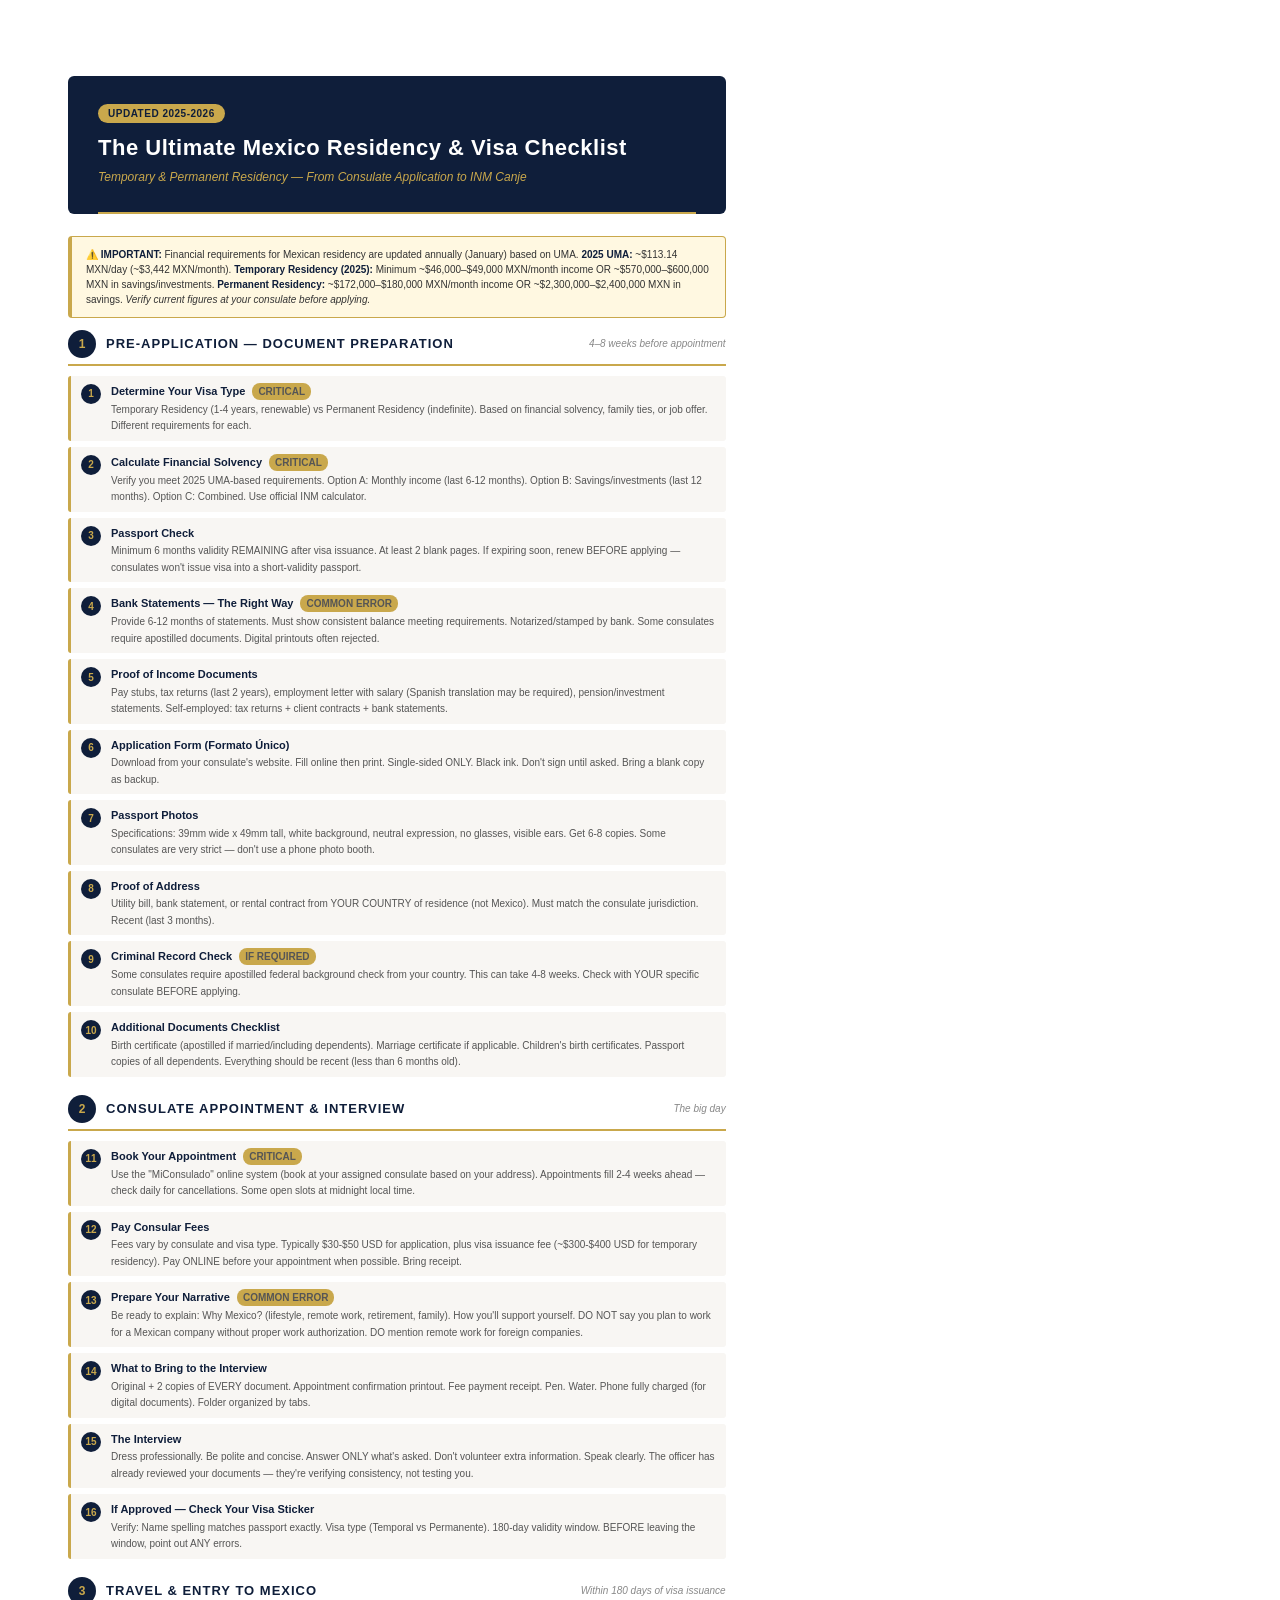
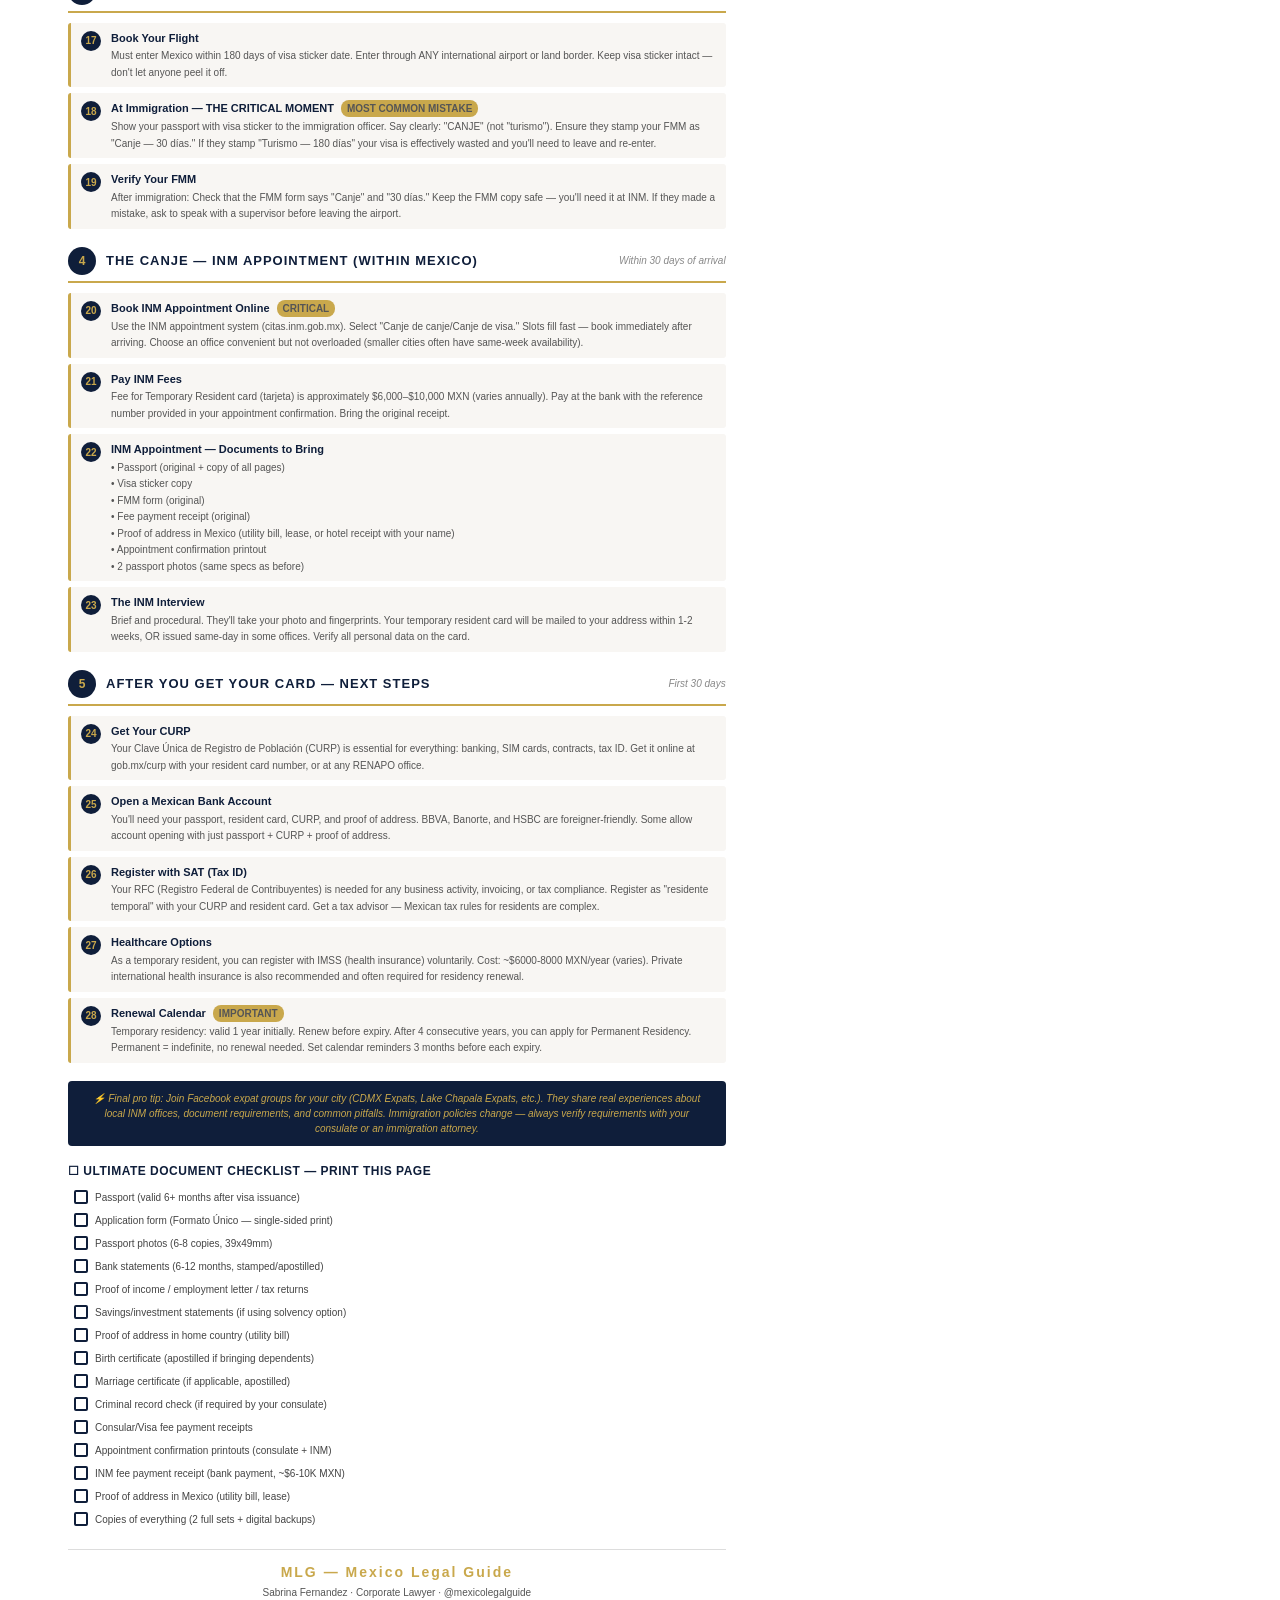
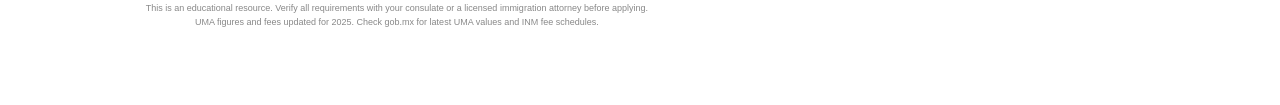
<file: lead-magnet/mexico-residency-checklist.html>
<!DOCTYPE html>
<html lang="en">
<head>
<meta charset="UTF-8">
<title>Mexico Residency & Visa Checklist 2025-2026</title>
<style>
  @page { margin: 0; size: letter; }
  @media print {
    body { -webkit-print-color-adjust: exact; print-color-adjust: exact; }
  }
  * { margin: 0; padding: 0; box-sizing: border-box; }
  body {
    font-family: 'Helvetica', 'Arial', sans-serif;
    color: #222;
    font-size: 11px;
    line-height: 1.5;
  }
  .page {
    width: 210mm;
    min-height: 297mm;
    padding: 20mm 18mm;
  }
  
  /* HEADER */
  .header {
    background: #0F1E3A;
    padding: 28px 30px;
    border-radius: 6px;
    position: relative;
    margin-bottom: 22px;
  }
  .header:after {
    content: '';
    position: absolute;
    bottom: 0;
    left: 30px;
    right: 30px;
    height: 2px;
    background: #C9A84C;
  }
  .badge {
    display: inline-block;
    background: #C9A84C;
    color: #0F1E3A;
    font-size: 10px;
    font-weight: bold;
    padding: 2px 10px;
    border-radius: 10px;
    letter-spacing: 0.5px;
    margin-bottom: 8px;
    text-transform: uppercase;
  }
  .header h1 {
    color: white;
    font-size: 22px;
    font-weight: 700;
    letter-spacing: 0.5px;
    margin-bottom: 4px;
  }
  .header .tagline {
    color: #C9A84C;
    font-size: 12px;
    font-style: italic;
  }
  
  /* SECTIONS */
  .phase {
    margin-bottom: 18px;
  }
  .phase-header {
    display: flex;
    align-items: center;
    gap: 10px;
    margin-bottom: 10px;
    padding-bottom: 6px;
    border-bottom: 2px solid #C9A84C;
  }
  .phase-number {
    background: #0F1E3A;
    color: #C9A84C;
    width: 28px; height: 28px;
    border-radius: 50%;
    display: flex; align-items: center; justify-content: center;
    font-size: 12px; font-weight: bold;
    flex-shrink: 0;
  }
  .phase-header h2 {
    font-size: 13px;
    color: #0F1E3A;
    text-transform: uppercase;
    letter-spacing: 1px;
    font-weight: 800;
  }
  .phase-header .duration {
    margin-left: auto;
    font-size: 10px;
    color: #888;
    font-style: italic;
  }
  
  /* ITEMS */
  .item {
    display: flex;
    align-items: flex-start;
    gap: 10px;
    margin-bottom: 6px;
    padding: 7px 10px;
    background: #F8F6F3;
    border-left: 3px solid #C9A84C;
    border-radius: 3px;
  }
  .item .num {
    background: #0F1E3A;
    color: #C9A84C;
    width: 20px; height: 20px;
    border-radius: 50%;
    display: flex; align-items: center; justify-content: center;
    font-size: 10px; font-weight: bold;
    flex-shrink: 0; margin-top: 1px;
  }
  .item .txt strong {
    color: #0F1E3A;
    display: block;
    font-size: 11px;
    margin-bottom: 1px;
  }
  .item .txt span {
    color: #555;
    font-size: 10px;
  }
  .item .tag {
    display: inline-block;
    background: #C9A84C;
    color: #0F1E3A;
    font-size: 8px;
    font-weight: bold;
    padding: 1px 6px;
    border-radius: 8px;
    margin-left: 4px;
    text-transform: uppercase;
  }

  /* WARNING BOX */
  .warning {
    background: #FFF8E1;
    border: 1px solid #C9A84C;
    border-left: 4px solid #C9A84C;
    padding: 10px 14px;
    border-radius: 4px;
    margin: 12px 0;
    font-size: 10px;
    color: #333;
  }
  .warning strong { color: #0F1E3A; }

  .tip-box {
    background: #0F1E3A;
    color: #C9A84C;
    padding: 10px 14px;
    border-radius: 4px;
    margin: 12px 0;
    font-size: 10px;
    text-align: center;
    font-style: italic;
    line-height: 1.5;
  }

  /* QUICK CHECKLIST */
  .checklist-title {
    font-size: 12px;
    font-weight: 700;
    color: #0F1E3A;
    margin: 16px 0 8px;
    text-transform: uppercase;
    letter-spacing: 0.5px;
  }
  .check-row {
    display: flex; align-items: center;
    gap: 7px; margin-bottom: 4px;
    padding: 2px 6px;
    font-size: 10px;
    color: #444;
  }
  .check-row .box {
    width: 14px; height: 14px;
    border: 2px solid #0F1E3A;
    border-radius: 2px;
    flex-shrink: 0;
  }

  .footer {
    border-top: 1px solid #ddd;
    padding-top: 12px;
    margin-top: 20px;
    text-align: center;
    font-size: 9px;
    color: #888;
  }
  .footer .mlg { font-size: 14px; color: #C9A84C; font-weight: bold; letter-spacing: 2px; }
  .footer .name { color: #555; font-size: 10px; margin-top: 2px; }
</style>
</head>
<body>
<div class="page">

<div class="header">
  <div class="badge">Updated 2025-2026</div>
  <h1>The Ultimate Mexico Residency &amp; Visa Checklist</h1>
  <div class="tagline">Temporary &amp; Permanent Residency — From Consulate Application to INM Canje</div>
</div>

<div class="warning">
  <strong>⚠️ IMPORTANT:</strong> Financial requirements for Mexican residency are updated annually (January) based on UMA. 
  <strong>2025 UMA:</strong> ~$113.14 MXN/day (~$3,442 MXN/month). <strong>Temporary Residency (2025):</strong> Minimum ~$46,000–$49,000 MXN/month income 
  OR ~$570,000–$600,000 MXN in savings/investments. <strong>Permanent Residency:</strong> ~$172,000–$180,000 MXN/month income 
  OR ~$2,300,000–$2,400,000 MXN in savings. <em>Verify current figures at your consulate before applying.</em>
</div>

<!-- ===== PHASE 1 ===== -->
<div class="phase">
  <div class="phase-header">
    <div class="phase-number">1</div>
    <h2>Pre-Application — Document Preparation</h2>
    <div class="duration">4–8 weeks before appointment</div>
  </div>

  <div class="item">
    <div class="num">1</div>
    <div class="txt">
      <strong>Determine Your Visa Type <span class="tag">Critical</span></strong>
      <span>Temporary Residency (1-4 years, renewable) vs Permanent Residency (indefinite). Based on financial solvency, family ties, or job offer. Different requirements for each.</span>
    </div>
  </div>
  <div class="item">
    <div class="num">2</div>
    <div class="txt">
      <strong>Calculate Financial Solvency <span class="tag">Critical</span></strong>
      <span>Verify you meet 2025 UMA-based requirements. Option A: Monthly income (last 6-12 months). Option B: Savings/investments (last 12 months). Option C: Combined. Use official INM calculator.</span>
    </div>
  </div>
  <div class="item">
    <div class="num">3</div>
    <div class="txt">
      <strong>Passport Check</strong>
      <span>Minimum 6 months validity REMAINING after visa issuance. At least 2 blank pages. If expiring soon, renew BEFORE applying — consulates won't issue visa into a short-validity passport.</span>
    </div>
  </div>
  <div class="item">
    <div class="num">4</div>
    <div class="txt">
      <strong>Bank Statements — The Right Way <span class="tag">Common Error</span></strong>
      <span>Provide 6-12 months of statements. Must show consistent balance meeting requirements. Notarized/stamped by bank. Some consulates require apostilled documents. Digital printouts often rejected.</span>
    </div>
  </div>
  <div class="item">
    <div class="num">5</div>
    <div class="txt">
      <strong>Proof of Income Documents</strong>
      <span>Pay stubs, tax returns (last 2 years), employment letter with salary (Spanish translation may be required), pension/investment statements. Self-employed: tax returns + client contracts + bank statements.</span>
    </div>
  </div>
  <div class="item">
    <div class="num">6</div>
    <div class="txt">
      <strong>Application Form (Formato Único)</strong>
      <span>Download from your consulate's website. Fill online then print. Single-sided ONLY. Black ink. Don't sign until asked. Bring a blank copy as backup.</span>
    </div>
  </div>
  <div class="item">
    <div class="num">7</div>
    <div class="txt">
      <strong>Passport Photos</strong>
      <span>Specifications: 39mm wide x 49mm tall, white background, neutral expression, no glasses, visible ears. Get 6-8 copies. Some consulates are very strict — don't use a phone photo booth.</span>
    </div>
  </div>
  <div class="item">
    <div class="num">8</div>
    <div class="txt">
      <strong>Proof of Address</strong>
      <span>Utility bill, bank statement, or rental contract from YOUR COUNTRY of residence (not Mexico). Must match the consulate jurisdiction. Recent (last 3 months).</span>
    </div>
  </div>
  <div class="item">
    <div class="num">9</div>
    <div class="txt">
      <strong>Criminal Record Check <span class="tag">If Required</span></strong>
      <span>Some consulates require apostilled federal background check from your country. This can take 4-8 weeks. Check with YOUR specific consulate BEFORE applying.</span>
    </div>
  </div>
  <div class="item">
    <div class="num">10</div>
    <div class="txt">
      <strong>Additional Documents Checklist</strong>
      <span>Birth certificate (apostilled if married/including dependents). Marriage certificate if applicable. Children's birth certificates. Passport copies of all dependents. Everything should be recent (less than 6 months old).</span>
    </div>
  </div>
</div>

<!-- ===== PHASE 2 ===== -->
<div class="phase">
  <div class="phase-header">
    <div class="phase-number">2</div>
    <h2>Consulate Appointment &amp; Interview</h2>
    <div class="duration">The big day</div>
  </div>

  <div class="item">
    <div class="num">11</div>
    <div class="txt">
      <strong>Book Your Appointment <span class="tag">Critical</span></strong>
      <span>Use the "MiConsulado" online system (book at your assigned consulate based on your address). Appointments fill 2-4 weeks ahead — check daily for cancellations. Some open slots at midnight local time.</span>
    </div>
  </div>
  <div class="item">
    <div class="num">12</div>
    <div class="txt">
      <strong>Pay Consular Fees</strong>
      <span>Fees vary by consulate and visa type. Typically $30-$50 USD for application, plus visa issuance fee (~$300-$400 USD for temporary residency). Pay ONLINE before your appointment when possible. Bring receipt.</span>
    </div>
  </div>
  <div class="item">
    <div class="num">13</div>
    <div class="txt">
      <strong>Prepare Your Narrative <span class="tag">Common Error</span></strong>
      <span>Be ready to explain: Why Mexico? (lifestyle, remote work, retirement, family). How you'll support yourself. DO NOT say you plan to work for a Mexican company without proper work authorization. DO mention remote work for foreign companies.</span>
    </div>
  </div>
  <div class="item">
    <div class="num">14</div>
    <div class="txt">
      <strong>What to Bring to the Interview</strong>
      <span>Original + 2 copies of EVERY document. Appointment confirmation printout. Fee payment receipt. Pen. Water. Phone fully charged (for digital documents). Folder organized by tabs.</span>
    </div>
  </div>
  <div class="item">
    <div class="num">15</div>
    <div class="txt">
      <strong>The Interview</strong>
      <span>Dress professionally. Be polite and concise. Answer ONLY what's asked. Don't volunteer extra information. Speak clearly. The officer has already reviewed your documents — they're verifying consistency, not testing you.</span>
    </div>
  </div>
  <div class="item">
    <div class="num">16</div>
    <div class="txt">
      <strong>If Approved — Check Your Visa Sticker</strong>
      <span>Verify: Name spelling matches passport exactly. Visa type (Temporal vs Permanente). 180-day validity window. BEFORE leaving the window, point out ANY errors.</span>
    </div>
  </div>
</div>

<!-- ===== PHASE 3 ===== -->
<div class="phase">
  <div class="phase-header">
    <div class="phase-number">3</div>
    <h2>Travel &amp; Entry to Mexico</h2>
    <div class="duration">Within 180 days of visa issuance</div>
  </div>

  <div class="item">
    <div class="num">17</div>
    <div class="txt">
      <strong>Book Your Flight</strong>
      <span>Must enter Mexico within 180 days of visa sticker date. Enter through ANY international airport or land border. Keep visa sticker intact — don't let anyone peel it off.</span>
    </div>
  </div>
  <div class="item">
    <div class="num">18</div>
    <div class="txt">
      <strong>At Immigration — THE CRITICAL MOMENT <span class="tag">Most Common Mistake</span></strong>
      <span>Show your passport with visa sticker to the immigration officer. Say clearly: "CANJE" (not "turismo"). Ensure they stamp your FMM as "Canje — 30 días." If they stamp "Turismo — 180 días" your visa is effectively wasted and you'll need to leave and re-enter.</span>
    </div>
  </div>
  <div class="item">
    <div class="num">19</div>
    <div class="txt">
      <strong>Verify Your FMM</strong>
      <span>After immigration: Check that the FMM form says "Canje" and "30 días." Keep the FMM copy safe — you'll need it at INM. If they made a mistake, ask to speak with a supervisor before leaving the airport.</span>
    </div>
  </div>
</div>

<!-- ===== PHASE 4 ===== -->
<div class="phase">
  <div class="phase-header">
    <div class="phase-number">4</div>
    <h2>The Canje — INM Appointment (Within Mexico)</h2>
    <div class="duration">Within 30 days of arrival</div>
  </div>

  <div class="item">
    <div class="num">20</div>
    <div class="txt">
      <strong>Book INM Appointment Online <span class="tag">Critical</span></strong>
      <span>Use the INM appointment system (citas.inm.gob.mx). Select "Canje de canje/Canje de visa." Slots fill fast — book immediately after arriving. Choose an office convenient but not overloaded (smaller cities often have same-week availability).</span>
    </div>
  </div>
  <div class="item">
    <div class="num">21</div>
    <div class="txt">
      <strong>Pay INM Fees</strong>
      <span>Fee for Temporary Resident card (tarjeta) is approximately $6,000–$10,000 MXN (varies annually). Pay at the bank with the reference number provided in your appointment confirmation. Bring the original receipt.</span>
    </div>
  </div>
  <div class="item">
    <div class="num">22</div>
    <div class="txt">
      <strong>INM Appointment — Documents to Bring</strong>
      <span>
        • Passport (original + copy of all pages)<br>
        • Visa sticker copy<br>
        • FMM form (original)<br>
        • Fee payment receipt (original)<br>
        • Proof of address in Mexico (utility bill, lease, or hotel receipt with your name)<br>
        • Appointment confirmation printout<br>
        • 2 passport photos (same specs as before)
      </span>
    </div>
  </div>
  <div class="item">
    <div class="num">23</div>
    <div class="txt">
      <strong>The INM Interview</strong>
      <span>Brief and procedural. They'll take your photo and fingerprints. Your temporary resident card will be mailed to your address within 1-2 weeks, OR issued same-day in some offices. Verify all personal data on the card.</span>
    </div>
  </div>
</div>

<!-- ===== PHASE 5 ===== -->
<div class="phase">
  <div class="phase-header">
    <div class="phase-number">5</div>
    <h2>After You Get Your Card — Next Steps</h2>
    <div class="duration">First 30 days</div>
  </div>

  <div class="item">
    <div class="num">24</div>
    <div class="txt">
      <strong>Get Your CURP</strong>
      <span>Your Clave Única de Registro de Población (CURP) is essential for everything: banking, SIM cards, contracts, tax ID. Get it online at gob.mx/curp with your resident card number, or at any RENAPO office.</span>
    </div>
  </div>
  <div class="item">
    <div class="num">25</div>
    <div class="txt">
      <strong>Open a Mexican Bank Account</strong>
      <span>You'll need your passport, resident card, CURP, and proof of address. BBVA, Banorte, and HSBC are foreigner-friendly. Some allow account opening with just passport + CURP + proof of address.</span>
    </div>
  </div>
  <div class="item">
    <div class="num">26</div>
    <div class="txt">
      <strong>Register with SAT (Tax ID)</strong>
      <span>Your RFC (Registro Federal de Contribuyentes) is needed for any business activity, invoicing, or tax compliance. Register as "residente temporal" with your CURP and resident card. Get a tax advisor — Mexican tax rules for residents are complex.</span>
    </div>
  </div>
  <div class="item">
    <div class="num">27</div>
    <div class="txt">
      <strong>Healthcare Options</strong>
      <span>As a temporary resident, you can register with IMSS (health insurance) voluntarily. Cost: ~$6000-8000 MXN/year (varies). Private international health insurance is also recommended and often required for residency renewal.</span>
    </div>
  </div>
  <div class="item">
    <div class="num">28</div>
    <div class="txt">
      <strong>Renewal Calendar <span class="tag">Important</span></strong>
      <span>Temporary residency: valid 1 year initially. Renew before expiry. After 4 consecutive years, you can apply for Permanent Residency. Permanent = indefinite, no renewal needed. Set calendar reminders 3 months before each expiry.</span>
    </div>
  </div>
</div>

<div class="tip-box">
  ⚡ Final pro tip: Join Facebook expat groups for your city (CDMX Expats, Lake Chapala Expats, etc.). 
  They share real experiences about local INM offices, document requirements, and common pitfalls. 
  Immigration policies change — always verify requirements with your consulate or an immigration attorney.
</div>

<!-- QUICK CHECKLIST -->
<div class="checklist-title">☐ ULTIMATE DOCUMENT CHECKLIST — Print this page</div>

<div class="check-row"><div class="box"></div> Passport (valid 6+ months after visa issuance)</div>
<div class="check-row"><div class="box"></div> Application form (Formato Único — single-sided print)</div>
<div class="check-row"><div class="box"></div> Passport photos (6-8 copies, 39x49mm)</div>
<div class="check-row"><div class="box"></div> Bank statements (6-12 months, stamped/apostilled)</div>
<div class="check-row"><div class="box"></div> Proof of income / employment letter / tax returns</div>
<div class="check-row"><div class="box"></div> Savings/investment statements (if using solvency option)</div>
<div class="check-row"><div class="box"></div> Proof of address in home country (utility bill)</div>
<div class="check-row"><div class="box"></div> Birth certificate (apostilled if bringing dependents)</div>
<div class="check-row"><div class="box"></div> Marriage certificate (if applicable, apostilled)</div>
<div class="check-row"><div class="box"></div> Criminal record check (if required by your consulate)</div>
<div class="check-row"><div class="box"></div> Consular/Visa fee payment receipts</div>
<div class="check-row"><div class="box"></div> Appointment confirmation printouts (consulate + INM)</div>
<div class="check-row"><div class="box"></div> INM fee payment receipt (bank payment, ~$6-10K MXN)</div>
<div class="check-row"><div class="box"></div> Proof of address in Mexico (utility bill, lease)</div>
<div class="check-row"><div class="box"></div> Copies of everything (2 full sets + digital backups)</div>

<div class="footer">
  <div class="mlg">MLG — Mexico Legal Guide</div>
  <div class="name">Sabrina Fernandez · Corporate Lawyer · @mexicolegalguide</div>
  <div style="margin-top:2px;">This is an educational resource. Verify all requirements with your consulate or a licensed immigration attorney before applying.</div>
  <div style="margin-top:1px;">UMA figures and fees updated for 2025. Check gob.mx for latest UMA values and INM fee schedules.</div>
</div>

</div>
</body>
</html>
</file>
